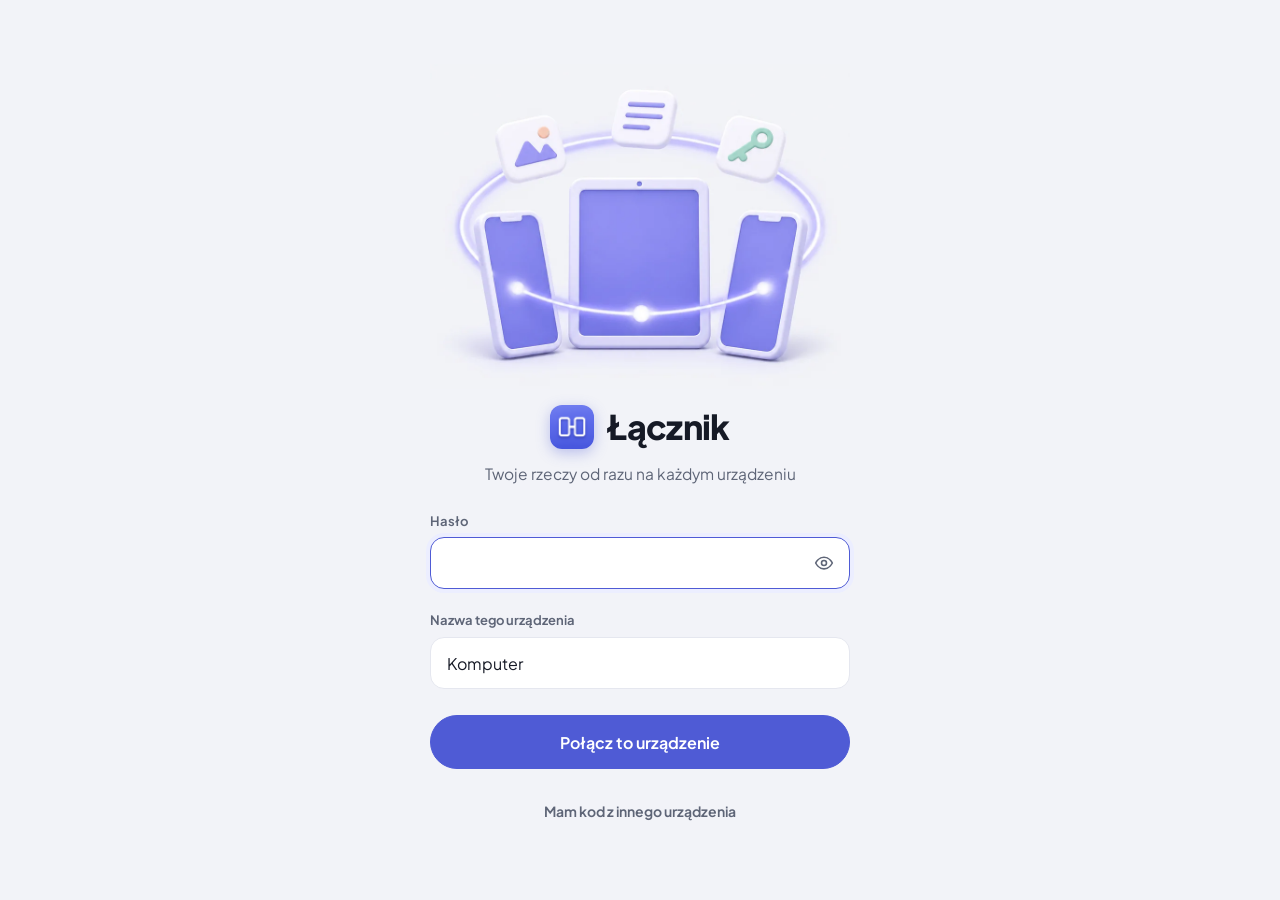
<file: index.html>
<!doctype html>
<html lang="pl">
<head>
<meta charset="utf-8">
<meta name="viewport" content="width=device-width, initial-scale=1, viewport-fit=cover, interactive-widget=resizes-content">
<title>Łącznik</title>
<meta name="description" content="Łącznik — przerzucanie plików, zdjęć, notatek, linków i kodów między Twoimi urządzeniami.">
<meta name="theme-color" content="#F2F3F8" media="(prefers-color-scheme: light)">
<meta name="theme-color" content="#0E1018" media="(prefers-color-scheme: dark)">
<meta name="apple-mobile-web-app-capable" content="yes">
<meta name="mobile-web-app-capable" content="yes">
<meta name="apple-mobile-web-app-title" content="Łącznik">
<meta name="apple-mobile-web-app-status-bar-style" content="default">
<link rel="manifest" href="manifest.webmanifest">
<link rel="icon" type="image/png" sizes="32x32" href="ikony/ikona-32.png">
<link rel="apple-touch-icon" href="ikony/ikona-180.png">
<link rel="preconnect" href="https://fonts.googleapis.com">
<link rel="preconnect" href="https://fonts.gstatic.com" crossorigin>
<link rel="stylesheet" href="https://fonts.googleapis.com/css2?family=Plus+Jakarta+Sans:wght@400;500;600;700;800&amp;display=swap">
<link rel="stylesheet" href="css/app.css?v=1.3.0">
</head>
<body>
<div id="app"></div>
<script src="js/qrcode.js?v=1.4.4"></script>
<script type="module" src="js/app.js?v=1.3.0"></script>
</body>
</html>
</file>
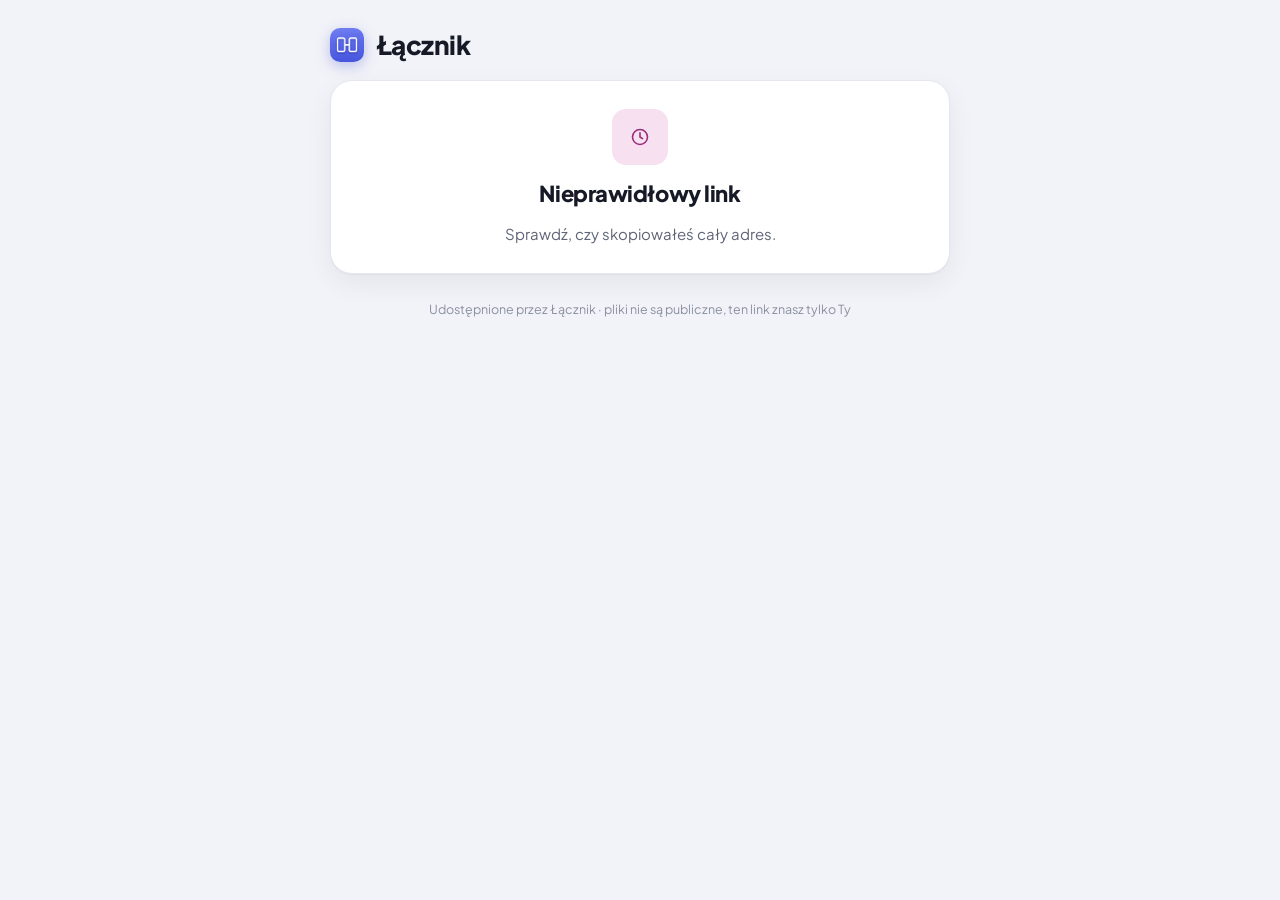
<file: link.html>
<!doctype html>
<html lang="pl">
<head>
<meta charset="utf-8">
<meta name="viewport" content="width=device-width, initial-scale=1, viewport-fit=cover">
<title>Łącznik — udostępnione pliki</title>
<meta name="robots" content="noindex, nofollow">
<meta name="referrer" content="no-referrer">
<meta name="theme-color" content="#F2F3F8" media="(prefers-color-scheme: light)">
<meta name="theme-color" content="#0E1018" media="(prefers-color-scheme: dark)">
<link rel="icon" type="image/png" sizes="32x32" href="ikony/ikona-32.png">
<link rel="apple-touch-icon" href="ikony/ikona-180.png">
<link rel="preconnect" href="https://fonts.googleapis.com">
<link rel="preconnect" href="https://fonts.gstatic.com" crossorigin>
<link rel="stylesheet" href="https://fonts.googleapis.com/css2?family=Plus+Jakarta+Sans:wght@400;500;600;700;800&amp;display=swap">
<link rel="stylesheet" href="css/app.css?v=1.3.0">
</head>
<body>
<main id="app" class="publ"></main>
<script type="module" src="js/link.js?v=1.3.0"></script>
</body>
</html>
</file>
<file: css/app.css>
/* Łącznik — styl „Jasny i świetlisty” + wersja nocna */
:root {
  --tlo: #F2F3F8; --pow: #FFFFFF; --pow2: #F7F8FB; --linia: #E5E7EF; --tekst: #161A26; --szary: #5E6577; --szary2: #8A90A0;
  --akcent: #4F5BD5; --akcent2: #3E49C2; --na-akcencie: #FFFFFF; --miekki: #ECEEFF; --czerwony: #C2364A; --czerwony-tlo: #FDECEE;
  --cien: 0 1px 2px rgba(20,24,40,.04), 0 10px 28px rgba(20,24,40,.06);
  --cien-duzy: 0 2px 6px rgba(20,24,40,.06), 0 24px 60px rgba(20,24,40,.16);
  --k-kod: #3B47C4; --k-kod-t: #E3E6FF; --k-foto: #17785C; --k-foto-t: #DDF3EC; --k-link: #A4501A; --k-link-t: #FFE9DA;
  --k-not: #7A5D00; --k-not-t: #FFF4CC; --k-plik: #9B2C7A; --k-plik-t: #F7E1F1; --k-fold: #1F64B0; --k-fold-t: #E0EDFB;
  --mini1: #D8E4F2; --szklo: rgba(242,243,248,.82);
  --r: 22px; --rs: 14px; --font: 'Plus Jakarta Sans', system-ui, -apple-system, 'Segoe UI', sans-serif;
  --gora-bezp: env(safe-area-inset-top, 0px); --dol-bezp: env(safe-area-inset-bottom, 0px);
  color-scheme: light;
}
@media (prefers-color-scheme: dark) {
  :root {
    --tlo: #0E1018; --pow: #171A24; --pow2: #1C202B; --linia: #2A2F3E; --tekst: #ECEEF5; --szary: #A3AABB; --szary2: #7E8597;
    --akcent: #8D97F7; --akcent2: #A6AEFA; --na-akcencie: #0E1018; --miekki: rgba(141,151,247,.14); --czerwony: #FF8A9A; --czerwony-tlo: rgba(255,138,154,.12);
    --cien: 0 1px 2px rgba(0,0,0,.3), 0 10px 28px rgba(0,0,0,.25); --cien-duzy: 0 2px 6px rgba(0,0,0,.4), 0 24px 60px rgba(0,0,0,.5);
    --k-kod: #B3BAFF; --k-kod-t: rgba(141,151,247,.16); --k-foto: #74D9B4; --k-foto-t: rgba(40,170,125,.18); --k-link: #FFB47E; --k-link-t: rgba(230,120,50,.18);
    --k-not: #F2D265; --k-not-t: rgba(220,180,40,.16); --k-plik: #F3A0D6; --k-plik-t: rgba(200,70,160,.18); --k-fold: #8EC1FF; --k-fold-t: rgba(80,150,240,.18);
    --mini1: #232838; --szklo: rgba(14,16,24,.8);
    color-scheme: dark;
  }
}
* { box-sizing: border-box; -webkit-tap-highlight-color: transparent; }
html { -webkit-text-size-adjust: 100%; }
body { margin: 0; background: var(--tlo); color: var(--tekst); font-family: var(--font); font-size: 15px; line-height: 1.45; -webkit-font-smoothing: antialiased; }
button, input, textarea { font: inherit; color: inherit; }
button { cursor: pointer; }
a { color: var(--akcent); }
.ukryte { display: none !important; }
.sr { position: absolute; width: 1px; height: 1px; overflow: hidden; clip: rect(0 0 0 0); white-space: nowrap; }
svg.ik { width: 20px; height: 20px; flex: none; display: block; }
:focus-visible { outline: 2px solid var(--akcent); outline-offset: 2px; }

/* ---------- przyciski ---------- */
.p { text-decoration: none; display: inline-flex; align-items: center; justify-content: center; gap: 7px; min-height: 40px; padding: 9px 16px; border-radius: 999px; border: 1px solid var(--linia);
  background: var(--pow); color: var(--tekst); font-weight: 650; font-size: 14px; white-space: nowrap; transition: transform .12s, background .2s, border-color .2s; }
.p:active { transform: scale(.97); }
.p svg.ik { width: 18px; height: 18px; }
.p.glowny { background: var(--akcent); border-color: var(--akcent); color: var(--na-akcencie); }
.p.glowny:hover { background: var(--akcent2); border-color: var(--akcent2); }
.p.maly { min-height: 34px; padding: 6px 12px; font-size: 13px; }
.p.cichy { background: transparent; border-color: transparent; color: var(--szary); }
.p.cichy:hover { background: var(--miekki); color: var(--tekst); }
.p.uwaga { color: var(--czerwony); }
.p:disabled { opacity: .45; pointer-events: none; }
.ikb { width: 44px; height: 44px; border-radius: var(--rs); display: inline-flex; align-items: center; justify-content: center; border: 1px solid var(--linia); background: var(--pow); color: var(--tekst); flex: none; transition: transform .12s, background .2s; }
.ikb:active { transform: scale(.95); }
.ikb.akc { background: var(--akcent); color: var(--na-akcencie); border-color: var(--akcent); }
.ikb.mie { background: var(--miekki); color: var(--akcent); border-color: transparent; }
.ikb.bez { background: transparent; border-color: transparent; color: var(--szary); }
.ikb.bez:hover { background: var(--miekki); color: var(--tekst); }
.ikb:disabled { opacity: .4; pointer-events: none; }

/* ---------- logowanie ---------- */
#logowanie { min-height: 100dvh; display: flex; flex-direction: column; align-items: center; justify-content: center; padding: calc(24px + var(--gora-bezp)) 22px calc(28px + var(--dol-bezp)); }
#logowanie .ramka { width: 100%; max-width: 420px; display: flex; flex-direction: column; gap: 22px; animation: wjazd .7s cubic-bezier(.2,.8,.2,1) both; }
#logowanie .ilu { width: 100%; aspect-ratio: 900 / 696; background: url(../img/logowanie.webp) center / contain no-repeat; margin-bottom: -6px; }
@media (prefers-color-scheme: dark) { #logowanie .ilu, .pusto .ilu { border-radius: 28px; background-color: #F2F3F8; box-shadow: 0 0 0 1px var(--linia); } }
.znak { display: flex; align-items: center; gap: 12px; }
.znak .logo { width: 34px; height: 34px; border-radius: 10px; background: url(../ikony/ikona-180.png) center / cover; box-shadow: 0 4px 14px rgba(79,91,213,.35); flex: none; }
.znak .napis { font-weight: 800; font-size: 26px; letter-spacing: -.02em; line-height: 1; }
#logowanie .znak { justify-content: center; }
#logowanie .znak .logo { width: 44px; height: 44px; border-radius: 12px; }
#logowanie .znak .napis { font-size: 34px; }
#logowanie .podtytul { text-align: center; color: var(--szary); margin: -8px 0 4px; font-size: 15.5px; }
.pole { display: flex; flex-direction: column; gap: 7px; }
.pole label { font-size: 13px; font-weight: 650; color: var(--szary); }
.wej { width: 100%; height: 52px; border-radius: var(--rs); border: 1px solid var(--linia); background: var(--pow); padding: 0 16px; font-size: 16px; outline: none; transition: border-color .2s, box-shadow .2s; }
.wej:focus { border-color: var(--akcent); box-shadow: 0 0 0 4px var(--miekki); }
.wej-z-ik { position: relative; }
.wej-z-ik .wej { padding-right: 52px; }
.wej-z-ik .ikb { position: absolute; right: 4px; top: 4px; width: 44px; height: 44px; }
#logowanie .p.glowny { height: 54px; font-size: 16px; margin-top: 4px; }
.blad { color: var(--czerwony); background: var(--czerwony-tlo); border-radius: var(--rs); padding: 10px 14px; font-size: 14px; font-weight: 600; }

/* ---------- układ główny ---------- */
#glowny { min-height: 100dvh; }
.bok, .podglad { display: none; }
.srodek { min-width: 0; padding-bottom: calc(150px + var(--dol-bezp)); }
.gora { position: sticky; top: 0; z-index: 20; padding: calc(12px + var(--gora-bezp)) 18px 12px; background: var(--szklo); backdrop-filter: saturate(1.6) blur(18px); -webkit-backdrop-filter: saturate(1.6) blur(18px);
  display: flex; flex-direction: column; gap: 12px; border-bottom: 1px solid transparent; transition: border-color .2s; }
.gora.przewiniete { border-bottom-color: var(--linia); }
.gora .rzad { display: flex; align-items: center; justify-content: space-between; gap: 12px; }
.gora .narz { display: flex; align-items: center; gap: 6px; }
.miejsce { display: flex; flex-direction: column; gap: 5px; min-width: 92px; }
.miejsce .liczby { display: flex; justify-content: space-between; gap: 8px; font-size: 11.5px; color: var(--szary); font-weight: 600; }
.pasek { height: 5px; border-radius: 99px; background: var(--linia); overflow: hidden; }
.pasek i { display: block; height: 100%; border-radius: 99px; background: var(--akcent); transition: width .6s; }
.stan-pol { display: flex; align-items: center; gap: 8px; font-size: 12.5px; color: var(--szary); font-weight: 600; }
.kropka { width: 8px; height: 8px; border-radius: 99px; background: var(--szary2); flex: none; }
.kropka.on { background: #2EB67D; box-shadow: 0 0 0 3px rgba(46,182,125,.18); }
.chipy { display: flex; gap: 8px; overflow-x: auto; scrollbar-width: none; margin: 0 -18px; padding: 2px 18px; scroll-snap-type: x proximity; }
.chipy::-webkit-scrollbar { display: none; }
.chip { flex: none; min-height: 36px; padding: 7px 14px; border-radius: 999px; border: 1px solid var(--linia); background: var(--pow); font-size: 13.5px; font-weight: 650; color: var(--tekst); display: inline-flex; align-items: center; gap: 6px; transition: background .2s, color .2s, border-color .2s; }
.chip .ile { font-size: 11.5px; color: var(--szary); font-weight: 700; }
.chip[aria-pressed="true"] { background: var(--akcent); color: var(--na-akcencie); border-color: var(--akcent); }
.chip[aria-pressed="true"] .ile { color: inherit; opacity: .8; }
.szukaj { display: flex; align-items: center; gap: 8px; height: 44px; padding: 0 14px; border-radius: var(--rs); background: var(--pow); border: 1px solid var(--linia); color: var(--szary); }
.szukaj input { border: 0; background: transparent; outline: none; flex: 1; min-width: 0; font-size: 15px; color: var(--tekst); }
.baner { margin: 10px 18px 0; padding: 10px 14px; border-radius: var(--rs); background: var(--k-not-t); color: var(--k-not); font-size: 13.5px; font-weight: 600; display: flex; align-items: center; gap: 10px; }
.baner .p { margin-left: auto; }

/* ---------- lista ---------- */
#lista { padding: 6px 18px 0; display: flex; flex-direction: column; gap: 12px; }
.karta { background: var(--pow); border: 1px solid var(--linia); border-radius: var(--r); box-shadow: var(--cien); padding: 16px; display: flex; flex-direction: column; gap: 13px; position: relative; transition: box-shadow .25s, border-color .25s, transform .25s; }
.karta.nowa { animation: nowa 1.6s cubic-bezier(.2,.8,.2,1) both; }
.karta.wybrana { border-color: var(--akcent); box-shadow: 0 0 0 3px var(--miekki), var(--cien); }
.karta.klik { cursor: pointer; }
@keyframes nowa { 0% { opacity: 0; transform: translateY(-14px) scale(.98); box-shadow: 0 0 0 0 rgba(79,91,213,.0); } 30% { opacity: 1; transform: none; box-shadow: 0 0 0 6px var(--miekki), var(--cien); } 100% { box-shadow: var(--cien); } }
@keyframes wjazd { from { opacity: 0; transform: translateY(16px); } to { opacity: 1; transform: none; } }
.glowa { display: flex; gap: 12px; align-items: center; min-width: 0; }
.znaczek { width: 40px; height: 40px; border-radius: var(--rs); display: flex; align-items: center; justify-content: center; flex: none; }
.znaczek.kod { color: var(--k-kod); background: var(--k-kod-t); } .znaczek.foto { color: var(--k-foto); background: var(--k-foto-t); }
.znaczek.link { color: var(--k-link); background: var(--k-link-t); } .znaczek.notatka { color: var(--k-not); background: var(--k-not-t); }
.znaczek.plik { color: var(--k-plik); background: var(--k-plik-t); }
.znaczek.folder { color: var(--k-fold); background: var(--k-fold-t); }
.folder-info { display: flex; align-items: center; gap: 8px; font-size: 14px; font-weight: 650; color: var(--tekst); }
.folder-info svg.ik { width: 18px; height: 18px; color: var(--k-fold); }
.lista-w-folderze { display: flex; flex-direction: column; gap: 2px; max-height: 320px; overflow: auto; margin: 0 -6px; }
.plik-w-folderze { display: flex; align-items: center; gap: 10px; padding: 8px 8px; border-radius: 10px; color: var(--tekst); text-decoration: none; font-size: 13.5px; min-height: 40px; }
.plik-w-folderze:hover { background: var(--pow2); }
.plik-w-folderze svg.ik { width: 17px; height: 17px; color: var(--szary); }
.plik-w-folderze span { flex: 1; min-width: 0; overflow-wrap: anywhere; }
.plik-w-folderze i { font-style: normal; font-size: 12px; color: var(--szary); flex: none; }
.zal.fold { width: auto; min-width: 64px; max-width: 170px; padding: 0 30px 0 12px; gap: 6px; color: var(--k-fold); background: var(--k-fold-t); }
.zal.fold .nz { position: static; background: none; color: var(--tekst); font-size: 12px; font-weight: 650; padding: 0; }
.glowa .opis { display: flex; flex-direction: column; gap: 2px; min-width: 0; flex: 1; }
.glowa .tyt { font-size: 15px; font-weight: 700; white-space: nowrap; overflow: hidden; text-overflow: ellipsis; }
.meta { font-size: 12.5px; color: var(--szary); line-height: 1.4; white-space: nowrap; overflow: hidden; text-overflow: ellipsis; }
.glowa .przyp { color: var(--akcent); }
.kod-wart { font-weight: 800; font-size: 40px; letter-spacing: .08em; line-height: 1.05; font-variant-numeric: tabular-nums; word-break: break-all; }
.kod-wart.dlugi { font-size: 28px; letter-spacing: .04em; }
.rzad-akcji { display: flex; align-items: center; justify-content: space-between; gap: 10px; flex-wrap: wrap; }
.akcje { display: flex; align-items: center; gap: 6px; flex-wrap: wrap; }
.dol { display: flex; align-items: center; gap: 6px; color: var(--szary); font-size: 12px; font-weight: 600; min-width: 0; }
.dol span { white-space: nowrap; overflow: hidden; text-overflow: ellipsis; }
.dol svg.ik { width: 15px; height: 15px; }
.dol .ok { color: var(--akcent); }
.tresc { font-size: 15.5px; line-height: 1.55; white-space: pre-wrap; overflow-wrap: anywhere; }
.tresc.zwin { display: -webkit-box; -webkit-line-clamp: 8; -webkit-box-orient: vertical; overflow: hidden; }
.adres { display: flex; align-items: center; justify-content: space-between; gap: 10px; padding: 10px 12px; border-radius: var(--rs); background: var(--pow2); border: 1px solid var(--linia); min-width: 0; }
.adres span { font-size: 13px; color: var(--szary); white-space: nowrap; overflow: hidden; text-overflow: ellipsis; min-width: 0; }
.adres a { font-size: 13.5px; font-weight: 700; text-decoration: none; flex: none; display: inline-flex; gap: 5px; align-items: center; }
.siatka { display: grid; grid-template-columns: repeat(3, minmax(0,1fr)); gap: 8px; }
.siatka.n1 { grid-template-columns: 1fr; } .siatka.n2 { grid-template-columns: repeat(2, minmax(0,1fr)); } .siatka.n4 { grid-template-columns: repeat(4, minmax(0,1fr)); }
.mini { position: relative; aspect-ratio: 1 / 1; border-radius: var(--rs); overflow: hidden; background: var(--mini1); border: 0; padding: 0; display: block; color: var(--szary); }
.siatka.n1 .mini { aspect-ratio: 4 / 3; }
.mini img { position: relative; z-index: 1; width: 100%; height: 100%; object-fit: cover; display: block; opacity: 0; transition: opacity .35s; }
.mini .film, .mini .wiecej { z-index: 2; }
.mini img.z { opacity: 1; }
.mini .film { position: absolute; left: 8px; bottom: 8px; background: rgba(0,0,0,.55); color: #fff; border-radius: 99px; padding: 3px 8px 3px 6px; font-size: 11.5px; font-weight: 700; display: flex; align-items: center; gap: 4px; }
.mini .film svg.ik { width: 14px; height: 14px; }
.mini .wiecej { position: absolute; inset: 0; background: rgba(15,18,30,.55); color: #fff; font-size: 22px; font-weight: 800; display: flex; align-items: center; justify-content: center; }
.mini .zast { position: absolute; inset: 0; display: flex; align-items: center; justify-content: center; }
.postep { height: 6px; border-radius: 99px; background: var(--linia); overflow: hidden; }
.postep i { display: block; height: 100%; background: var(--akcent); border-radius: 99px; transition: width .3s; }
.karta.wysylana { border-style: dashed; box-shadow: none; }

.pusto { display: flex; flex-direction: column; align-items: center; text-align: center; gap: 8px; padding: 8px 22px 30px; animation: wjazd .6s both; }
.pusto .ilu { width: 100%; max-width: 520px; aspect-ratio: 1100 / 688; background: url(../img/pusto.webp) center / contain no-repeat; }
.pusto h2 { margin: 6px 0 0; font-size: 21px; font-weight: 800; letter-spacing: -.01em; }
.pusto p { margin: 0; color: var(--szary); max-width: 380px; }

/* ---------- pisanie ---------- */
.pisz { position: fixed; left: 0; right: 0; bottom: 0; z-index: 30; padding: 10px 12px calc(12px + var(--dol-bezp)); background: var(--szklo); backdrop-filter: saturate(1.6) blur(18px); -webkit-backdrop-filter: saturate(1.6) blur(18px); border-top: 1px solid var(--linia); }
.pisz .pud { background: var(--pow); border: 1px solid var(--linia); border-radius: var(--r); box-shadow: var(--cien); padding: 8px; display: flex; flex-direction: column; gap: 8px; max-width: 900px; margin: 0 auto; }
.pisz .rzad { display: flex; align-items: flex-end; gap: 8px; }
.pisz textarea { flex: 1; min-width: 0; min-height: 44px; max-height: 168px; resize: none; border-radius: var(--rs); border: 1px solid var(--linia); background: var(--pow2); padding: 11px 14px; font-size: 16px; line-height: 1.35; outline: none; transition: border-color .2s; }
.pisz textarea:focus { border-color: var(--akcent); }
.pisz .opcje { display: flex; align-items: center; gap: 6px; padding: 0 2px; flex-wrap: wrap; }
.wybor { display: inline-flex; align-items: center; gap: 6px; border: 0; background: transparent; color: var(--szary); font-size: 13px; font-weight: 650; padding: 4px 6px; min-height: 30px; border-radius: 10px; }
.wybor b { color: var(--tekst); font-weight: 700; }
.wybor:hover { background: var(--miekki); }
.wybor svg.ik { width: 15px; height: 15px; }
.rodzaj { display: inline-flex; align-items: center; gap: 6px; border: 0; border-radius: 99px; padding: 4px 10px; font-size: 12.5px; font-weight: 700; min-height: 28px; }
.rodzaj.kod { color: var(--k-kod); background: var(--k-kod-t); } .rodzaj.link { color: var(--k-link); background: var(--k-link-t); } .rodzaj.notatka { color: var(--k-not); background: var(--k-not-t); }
.rodzaj svg.ik { width: 14px; height: 14px; }
.zalaczniki { display: flex; gap: 8px; overflow-x: auto; padding: 2px; scrollbar-width: none; }
.zal { position: relative; flex: none; width: 64px; height: 64px; border-radius: 12px; background: var(--mini1); overflow: hidden; display: flex; align-items: center; justify-content: center; color: var(--szary); }
.zal img { width: 100%; height: 100%; object-fit: cover; }
.zal .x { position: absolute; top: 3px; right: 3px; width: 22px; height: 22px; border-radius: 99px; background: rgba(0,0,0,.6); color: #fff; border: 0; display: flex; align-items: center; justify-content: center; padding: 0; }
.zal .x svg.ik { width: 13px; height: 13px; }
.zal .nz { position: absolute; left: 0; right: 0; bottom: 0; font-size: 9.5px; padding: 2px 4px; background: rgba(0,0,0,.45); color: #fff; white-space: nowrap; overflow: hidden; text-overflow: ellipsis; }

/* ---------- arkusze, przeglądarka, komunikaty ---------- */
.zaslona { position: fixed; inset: 0; z-index: 60; background: rgba(12,14,22,.38); backdrop-filter: blur(3px); -webkit-backdrop-filter: blur(3px); display: flex; align-items: flex-end; justify-content: center; animation: zaslona .25s both; }
@keyframes zaslona { from { opacity: 0; } }
.arkusz { width: 100%; max-width: 560px; max-height: 88dvh; overflow: auto; background: var(--pow); border-radius: 26px 26px 0 0; box-shadow: var(--cien-duzy); padding: 10px 20px calc(24px + var(--dol-bezp)); animation: arkusz .35s cubic-bezier(.2,.8,.2,1) both; overscroll-behavior: contain; }
@keyframes arkusz { from { transform: translateY(40px); opacity: 0; } }
.arkusz .uchwyt { width: 40px; height: 5px; border-radius: 99px; background: var(--linia); margin: 0 auto 12px; }
.arkusz h2 { margin: 4px 0 4px; font-size: 20px; font-weight: 800; letter-spacing: -.01em; }
.arkusz h3 { margin: 22px 0 8px; font-size: 13px; font-weight: 750; color: var(--szary); text-transform: uppercase; letter-spacing: .06em; }
.arkusz p { color: var(--szary); margin: 6px 0; font-size: 14.5px; }
.arkusz .zamknij { position: sticky; top: 0; float: right; margin: -2px -8px 0 0; }
.lista-op { display: flex; flex-direction: column; gap: 4px; margin: 0; padding: 0; list-style: none; }
.op { display: flex; align-items: center; gap: 12px; width: 100%; padding: 12px; border-radius: var(--rs); border: 1px solid transparent; background: transparent; text-align: left; min-height: 56px; }
.op:hover { background: var(--pow2); }
.op[aria-checked="true"] { background: var(--miekki); border-color: transparent; }
.op .znaczek { width: 38px; height: 38px; background: var(--pow2); color: var(--szary); border: 1px solid var(--linia); }
.op[aria-checked="true"] .znaczek { color: var(--akcent); background: var(--pow); }
.op .t { flex: 1; min-width: 0; display: flex; flex-direction: column; gap: 1px; }
.op .t b { font-weight: 700; font-size: 15px; }
.op .t span { font-size: 12.5px; color: var(--szary); }
.op .ptaszek { color: var(--akcent); }
.wiersz-ust { display: flex; align-items: center; gap: 12px; padding: 12px 0; border-bottom: 1px solid var(--linia); }
.wiersz-ust:last-child { border-bottom: 0; }
.wiersz-ust .t { flex: 1; min-width: 0; display: flex; flex-direction: column; gap: 2px; }
.wiersz-ust .t b { font-size: 15px; font-weight: 700; }
.wiersz-ust .t span { font-size: 12.5px; color: var(--szary); }
.kroki { margin: 8px 0 0; padding-left: 0; list-style: none; counter-reset: k; display: flex; flex-direction: column; gap: 10px; }
.kroki li { counter-increment: k; position: relative; padding-left: 36px; font-size: 14.5px; line-height: 1.5; }
.kroki li::before { content: counter(k); position: absolute; left: 0; top: 0; width: 24px; height: 24px; border-radius: 99px; background: var(--miekki); color: var(--akcent); font-size: 12.5px; font-weight: 800; display: flex; align-items: center; justify-content: center; }
.kopiuj-pole { display: flex; align-items: center; gap: 8px; margin: 6px 0; padding: 8px 8px 8px 12px; border-radius: var(--rs); background: var(--pow2); border: 1px solid var(--linia); }
.kopiuj-pole code { flex: 1; min-width: 0; font-size: 12.5px; overflow-wrap: anywhere; font-family: ui-monospace, 'SF Mono', Menlo, Consolas, monospace; }

.przegladarka { position: fixed; inset: 0; z-index: 80; background: #07080C; display: flex; flex-direction: column; animation: zaslona .2s both; touch-action: pan-y; }
.przegladarka .pas { position: absolute; left: 0; right: 0; display: flex; align-items: center; justify-content: space-between; gap: 10px; padding: 10px 14px; z-index: 2; color: #fff; }
.przegladarka .pas.g { top: 0; padding-top: calc(10px + var(--gora-bezp)); background: linear-gradient(rgba(0,0,0,.55), transparent); }
.przegladarka .pas.d { bottom: 0; padding-bottom: calc(14px + var(--dol-bezp)); background: linear-gradient(transparent, rgba(0,0,0,.6)); justify-content: center; }
.przegladarka .ikb { background: rgba(255,255,255,.12); border-color: transparent; color: #fff; }
.przegladarka .p { background: rgba(255,255,255,.14); border-color: transparent; color: #fff; }
.przegladarka .p.glowny { background: #fff; color: #111; }
.przegladarka .nazwa { font-size: 13.5px; font-weight: 650; text-align: center; flex: 1; min-width: 0; white-space: nowrap; overflow: hidden; text-overflow: ellipsis; opacity: .9; }
.przegladarka .scena { flex: 1; display: flex; align-items: center; justify-content: center; min-height: 0; }
.przegladarka img, .przegladarka video { max-width: 100%; max-height: 100%; object-fit: contain; display: block; }
.przegladarka .str { position: absolute; top: 50%; transform: translateY(-50%); z-index: 2; }
.przegladarka .str.l { left: 12px; } .przegladarka .str.p2 { right: 12px; }

.komunikat { position: fixed; left: 50%; bottom: calc(170px + var(--dol-bezp)); transform: translateX(-50%); z-index: 90; background: #1B1F2C; color: #fff; padding: 11px 18px; border-radius: 999px; font-size: 14px; font-weight: 650; box-shadow: var(--cien-duzy); display: flex; align-items: center; gap: 8px; max-width: calc(100vw - 32px); animation: komunikat .3s cubic-bezier(.2,.8,.2,1) both; }
.komunikat svg.ik { width: 18px; height: 18px; color: #9BE5C3; }
@keyframes komunikat { from { opacity: 0; transform: translate(-50%, 10px); } }
@media (prefers-color-scheme: dark) { .komunikat { background: #F1F2F7; color: #12141C; } .komunikat svg.ik { color: #1F8A5B; } }
.upusc { position: fixed; inset: 12px; z-index: 95; border: 2.5px dashed var(--akcent); border-radius: 28px; background: color-mix(in srgb, var(--tlo) 78%, transparent); backdrop-filter: blur(6px); -webkit-backdrop-filter: blur(6px);
  display: flex; flex-direction: column; align-items: center; justify-content: center; gap: 12px; color: var(--akcent); font-size: 22px; font-weight: 800; pointer-events: none; animation: zaslona .15s both; }
.upusc svg.ik { width: 46px; height: 46px; }

/* ---------- tablet ---------- */
@media (min-width: 700px) {
  .gora { padding-left: 28px; padding-right: 28px; }
  .chipy { margin: 0 -28px; padding: 2px 28px; }
  #lista { padding: 8px 28px 0; display: grid; grid-template-columns: repeat(2, minmax(0, 1fr)); align-items: start; }
  #lista > .pelna { grid-column: 1 / -1; }
  .baner { margin: 10px 28px 0; }
  .zaslona { align-items: center; }
  .arkusz { border-radius: 26px; padding-bottom: 24px; }
  .arkusz .uchwyt { display: none; }
}

/* ---------- laptop ---------- */
@media (min-width: 1000px) {
  #glowny { display: flex; align-items: flex-start; }
  .bok { display: flex; position: sticky; top: 0; height: 100dvh; flex: 0 0 256px; flex-direction: column; gap: 22px; padding: 26px 16px 20px; border-right: 1px solid var(--linia); overflow-y: auto; }
  .bok .znak { padding: 0 8px; }
  .nawig { display: flex; flex-direction: column; gap: 2px; }
  .nawig button { display: flex; align-items: center; gap: 11px; padding: 10px 12px; border-radius: var(--rs); border: 0; background: transparent; color: var(--szary); font-size: 14.5px; font-weight: 650; min-height: 42px; text-align: left; }
  .nawig button:hover { background: var(--pow); color: var(--tekst); }
  .nawig button[aria-pressed="true"] { background: var(--miekki); color: var(--tekst); }
  .nawig button[aria-pressed="true"] svg.ik { color: var(--akcent); }
  .nawig button span { flex: 1; } .nawig button i { font-style: normal; font-size: 12px; color: var(--szary); }
  .bok h3 { margin: 0; padding: 0 12px; font-size: 11.5px; font-weight: 750; color: var(--szary); text-transform: uppercase; letter-spacing: .08em; }
  .urz { display: flex; align-items: center; gap: 10px; padding: 7px 12px; }
  .urz svg.ik { color: var(--szary); width: 18px; height: 18px; }
  .urz .t { flex: 1; min-width: 0; display: flex; flex-direction: column; } .urz .t b { font-size: 13.5px; font-weight: 700; white-space: nowrap; overflow: hidden; text-overflow: ellipsis; } .urz .t span { font-size: 11.5px; color: var(--szary); }
  .bok .stopka { margin-top: auto; display: flex; flex-direction: column; gap: 10px; }
  .bok .stopka .karta { padding: 14px; gap: 8px; }
  .srodek { flex: 1; padding-bottom: 40px; display: flex; flex-direction: column; min-height: 100dvh; }
  .gora { position: sticky; padding: 24px 28px 14px; }
  .gora .tylko-tel { display: none; }
  .gora .tytul-sekcji { font-size: 28px; font-weight: 800; letter-spacing: -.02em; margin: 0; }
  .gora .chipy { display: none; }
  .strefa { margin: 0 28px 4px; display: flex; align-items: center; gap: 12px; padding: 13px 16px; border-radius: var(--r); border: 1.5px dashed var(--linia); color: var(--szary); font-size: 13.5px; }
  .strefa svg.ik { color: var(--akcent); }
  .strefa kbd { font-family: inherit; font-weight: 700; color: var(--tekst); background: var(--pow); border: 1px solid var(--linia); border-radius: 6px; padding: 1px 6px; font-size: 12.5px; }
  #lista { grid-template-columns: repeat(auto-fill, minmax(330px, 1fr)); padding-top: 14px; }
  .pisz { position: sticky; bottom: 0; margin-top: auto; padding: 14px 28px 20px; border-top: 0; background: linear-gradient(transparent, var(--tlo) 30%); backdrop-filter: none; -webkit-backdrop-filter: none; }
  .pisz .pud { max-width: none; }
  .komunikat { bottom: 120px; }
}
@media (max-width: 999px) { .tylko-lap { display: none !important; } }
@media (min-width: 1280px) {
  .podglad { display: flex; position: sticky; top: 0; height: 100dvh; flex: 0 0 380px; flex-direction: column; gap: 16px; padding: 26px 24px; border-left: 1px solid var(--linia); overflow-y: auto; }
  .podglad .etyk { font-size: 11.5px; font-weight: 750; color: var(--szary); text-transform: uppercase; letter-spacing: .08em; }
  .podglad .duzy { border-radius: var(--r); overflow: hidden; background: var(--mini1); border: 1px solid var(--linia); display: flex; align-items: center; justify-content: center; min-height: 220px; max-height: 52vh; }
  .podglad .duzy img, .podglad .duzy video { width: 100%; max-height: 52vh; object-fit: contain; display: block; cursor: zoom-in; }
  .podglad .duzy .tresc { padding: 18px; align-self: stretch; max-height: 52vh; overflow: auto; }
  .podglad .duzy.tekst { background: var(--pow); align-items: stretch; justify-content: flex-start; }
  .podglad .nazwa { font-size: 18px; font-weight: 800; letter-spacing: -.01em; overflow-wrap: anywhere; }
  .podglad .fakty { display: flex; flex-direction: column; gap: 10px; padding-top: 14px; border-top: 1px solid var(--linia); }
  .podglad .fakt { display: flex; justify-content: space-between; gap: 14px; font-size: 13px; }
  .podglad .fakt span:first-child { color: var(--szary); } .podglad .fakt span:last-child { text-align: right; }
  .podglad .nic { margin: auto 0; text-align: center; color: var(--szary); font-size: 14px; }
}
@media (prefers-reduced-motion: reduce) { *, *::before, *::after { animation-duration: .01ms !important; transition-duration: .01ms !important; } }

/* ---------- 1.3.0: cofnij, QR, przełącznik, strona linku ---------- */
.komunikat { pointer-events: auto; }
.kom-akcja { margin-left: 6px; border: 0; border-radius: 999px; padding: 6px 12px; min-height: 32px; background: rgba(255,255,255,.16); color: inherit; font-weight: 800; font-size: 13.5px; }
@media (prefers-color-scheme: dark) { .kom-akcja { background: rgba(0,0,0,.08); } }
.qr-ramka { background: #fff; border-radius: 22px; padding: 14px; margin: 16px auto 12px; width: min(280px, 100%); box-shadow: var(--cien); border: 1px solid var(--linia); }
.qr-ramka svg { display: block; width: 100%; height: auto; }
.kod-duzy { text-align: center; font-size: 34px; font-weight: 800; letter-spacing: .14em; margin: 4px 0; font-variant-numeric: tabular-nums; }
.przelacznik { display: flex; align-items: center; gap: 12px; cursor: pointer; padding: 4px 0; }
.przelacznik input { position: absolute; opacity: 0; width: 1px; height: 1px; }
.przelacznik .tor { flex: none; width: 50px; height: 30px; border-radius: 99px; background: var(--linia); position: relative; transition: background .2s; }
.przelacznik .tor::after { content: ''; position: absolute; top: 3px; left: 3px; width: 24px; height: 24px; border-radius: 99px; background: #fff; box-shadow: 0 1px 3px rgba(0,0,0,.25); transition: transform .2s; }
.przelacznik input:checked + .tor { background: var(--akcent); }
.przelacznik input:checked + .tor::after { transform: translateX(20px); }
.przelacznik input:focus-visible + .tor { outline: 2px solid var(--akcent); outline-offset: 2px; }
.przelacznik .t { display: flex; flex-direction: column; gap: 2px; }
.przelacznik .t b { font-size: 15px; }
.przelacznik .t span { font-size: 12.5px; color: var(--szary); }
.chip[aria-pressed="true"] { box-shadow: none; }

.publ { min-height: 100dvh; display: flex; flex-direction: column; align-items: center; padding: calc(28px + var(--gora-bezp)) 18px calc(28px + var(--dol-bezp)); }
.publ .ramka { width: 100%; max-width: 620px; display: flex; flex-direction: column; gap: 18px; animation: wjazd .6s cubic-bezier(.2,.8,.2,1) both; }
.publ h1 { margin: 0; font-size: 26px; font-weight: 800; letter-spacing: -.02em; overflow-wrap: anywhere; }
.publ .podinfo { color: var(--szary); font-size: 14.5px; margin-top: -10px; }
.wiersz-pliku { display: flex; align-items: center; gap: 12px; padding: 10px; border-radius: var(--rs); min-height: 64px; }
.wiersz-pliku + .wiersz-pliku { border-top: 1px solid var(--linia); border-radius: 0; }
.wiersz-pliku .mini-p { width: 48px; height: 48px; border-radius: 12px; overflow: hidden; flex: none; background: var(--mini1); display: flex; align-items: center; justify-content: center; color: var(--szary); }
.wiersz-pliku .mini-p img { width: 100%; height: 100%; object-fit: cover; }
.wiersz-pliku .t { flex: 1; min-width: 0; display: flex; flex-direction: column; gap: 2px; }
.wiersz-pliku .t b { font-size: 14.5px; font-weight: 700; overflow-wrap: anywhere; }
.wiersz-pliku .t span { font-size: 12.5px; color: var(--szary); }
.publ .stopka-publ { text-align: center; color: var(--szary2); font-size: 12.5px; margin-top: 8px; }
</file>
